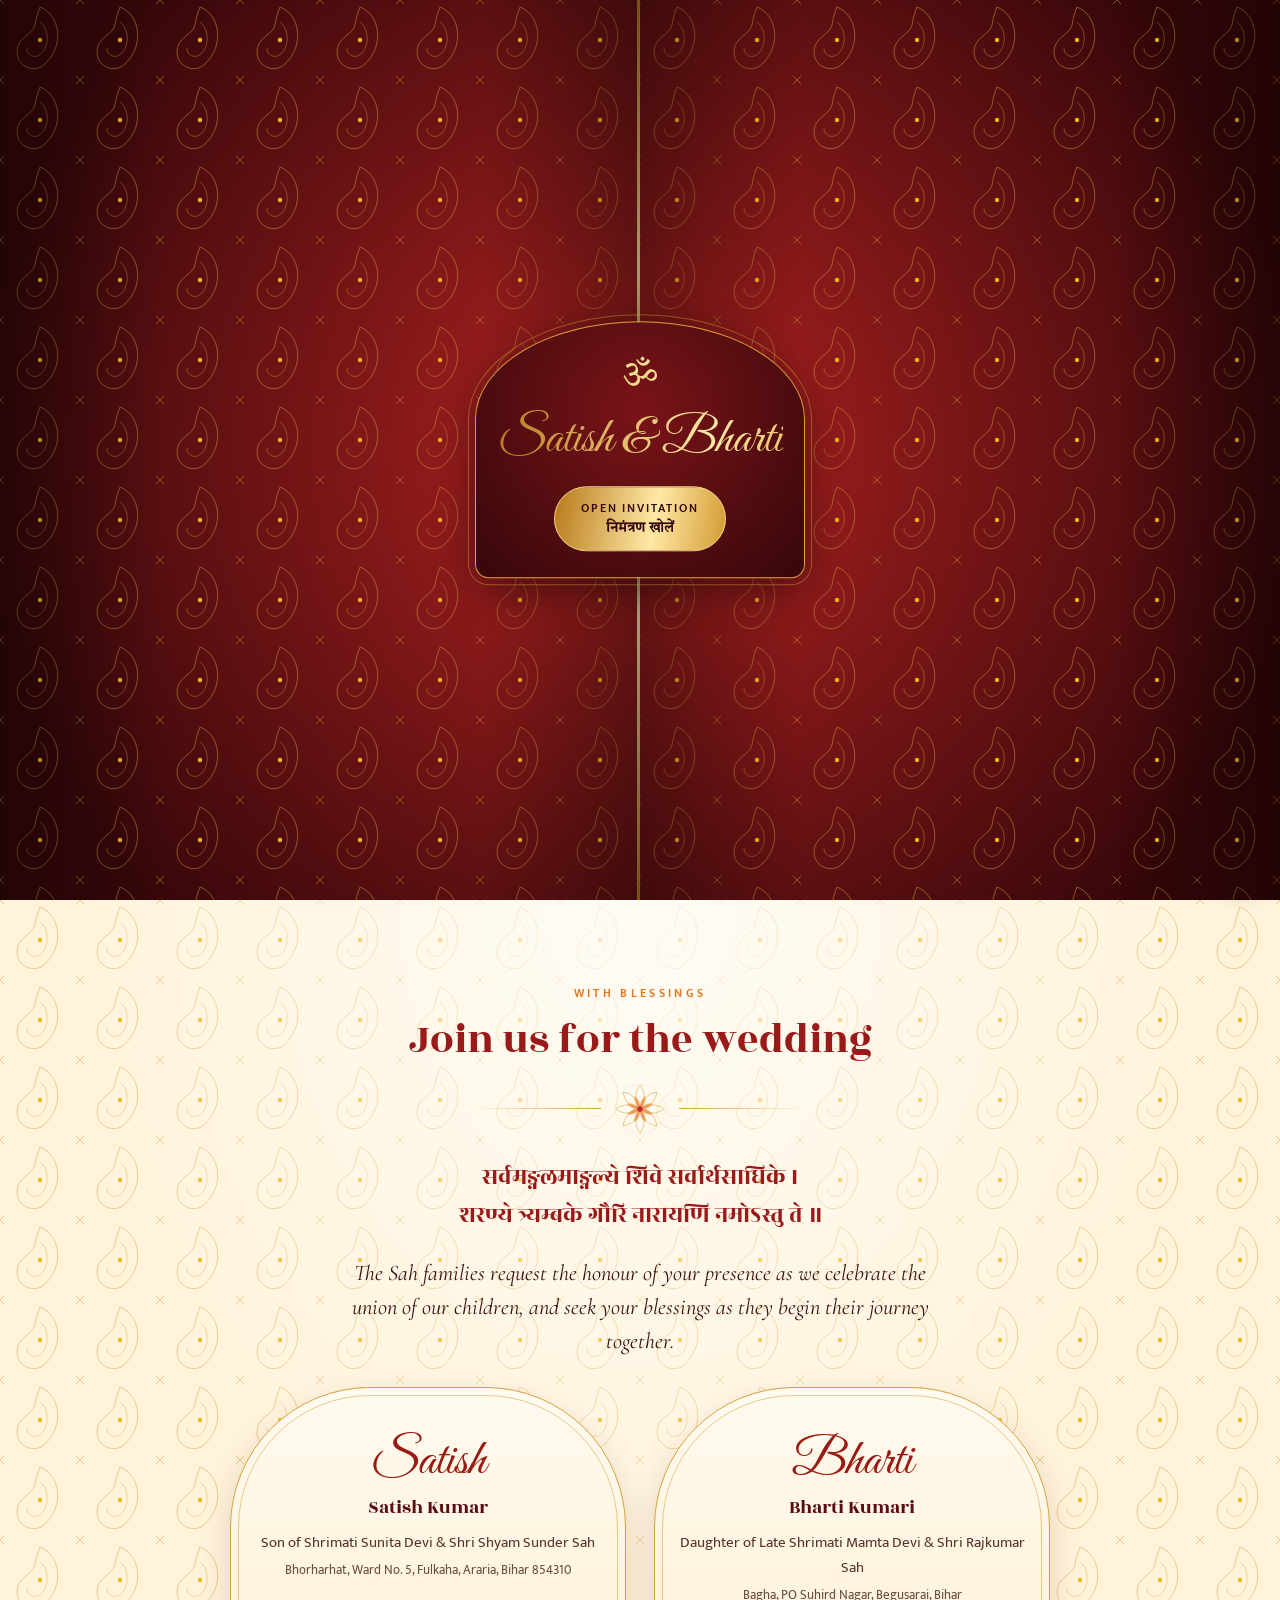
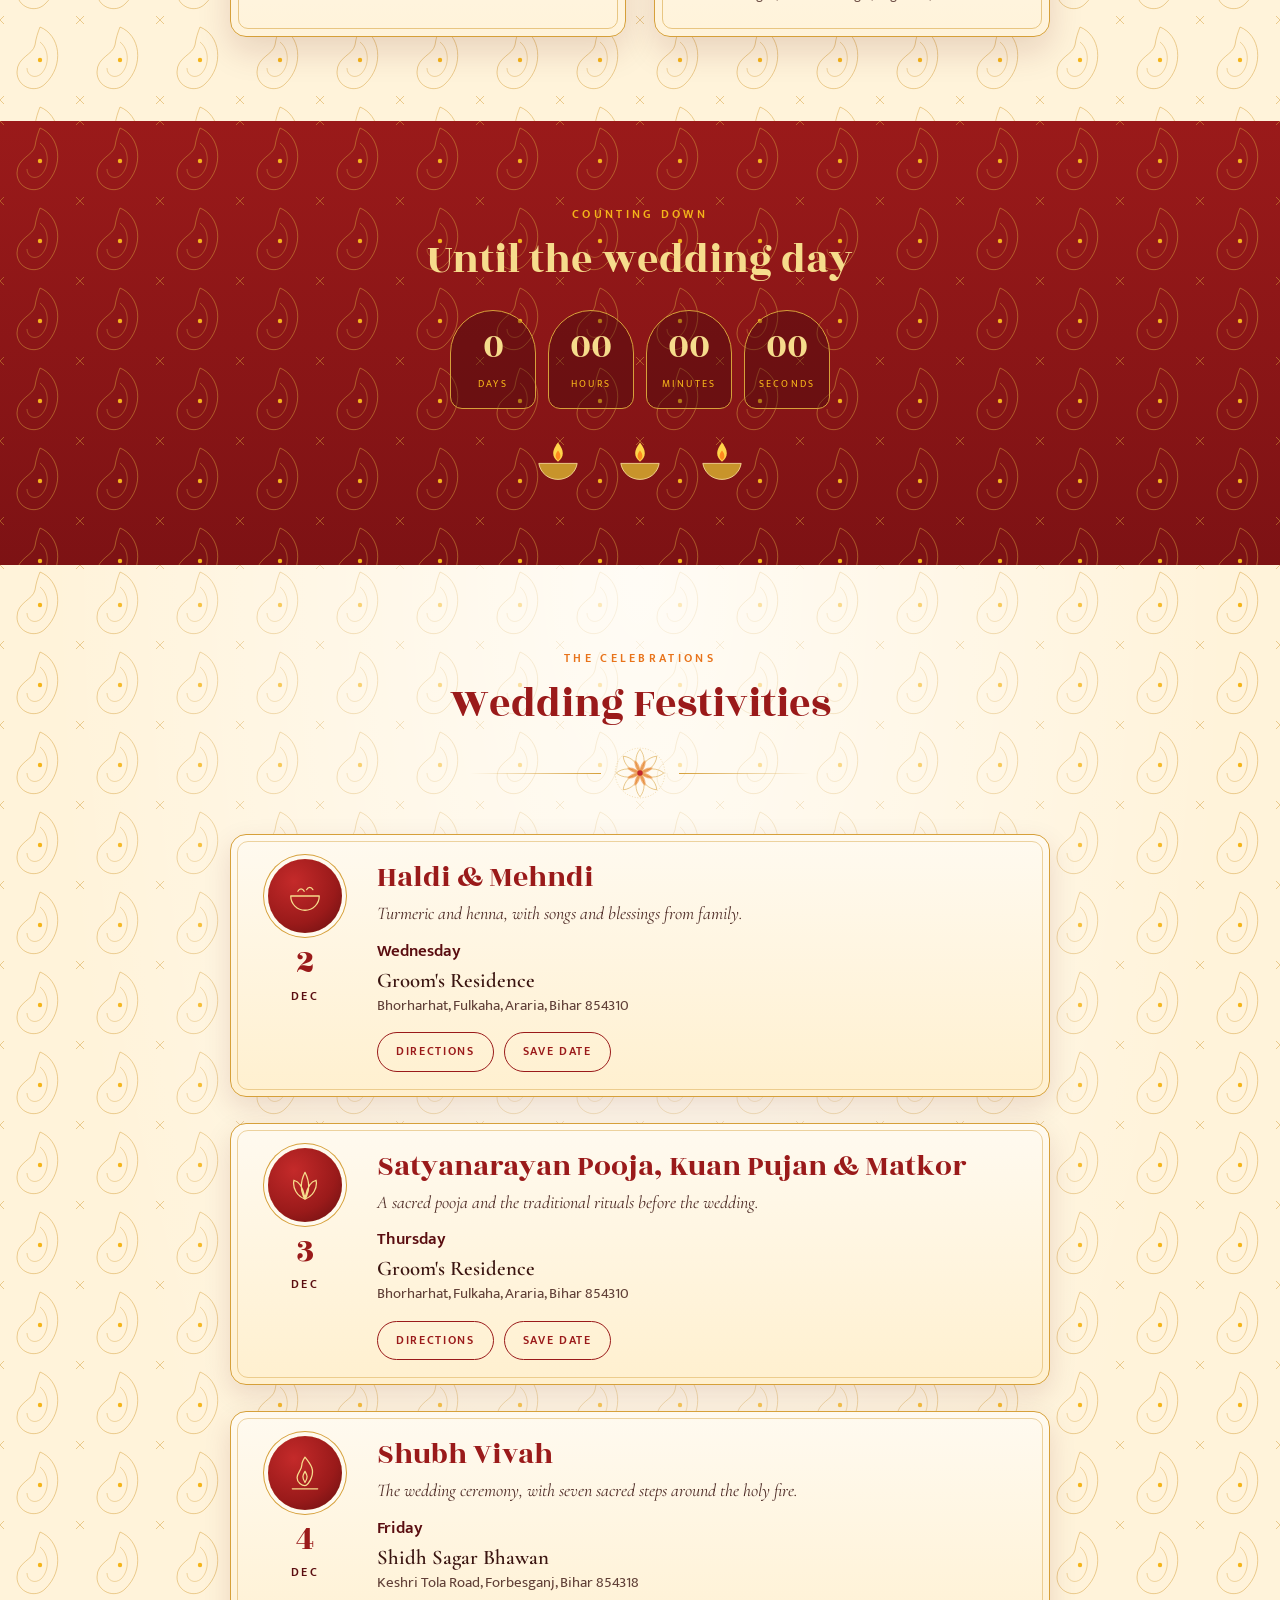
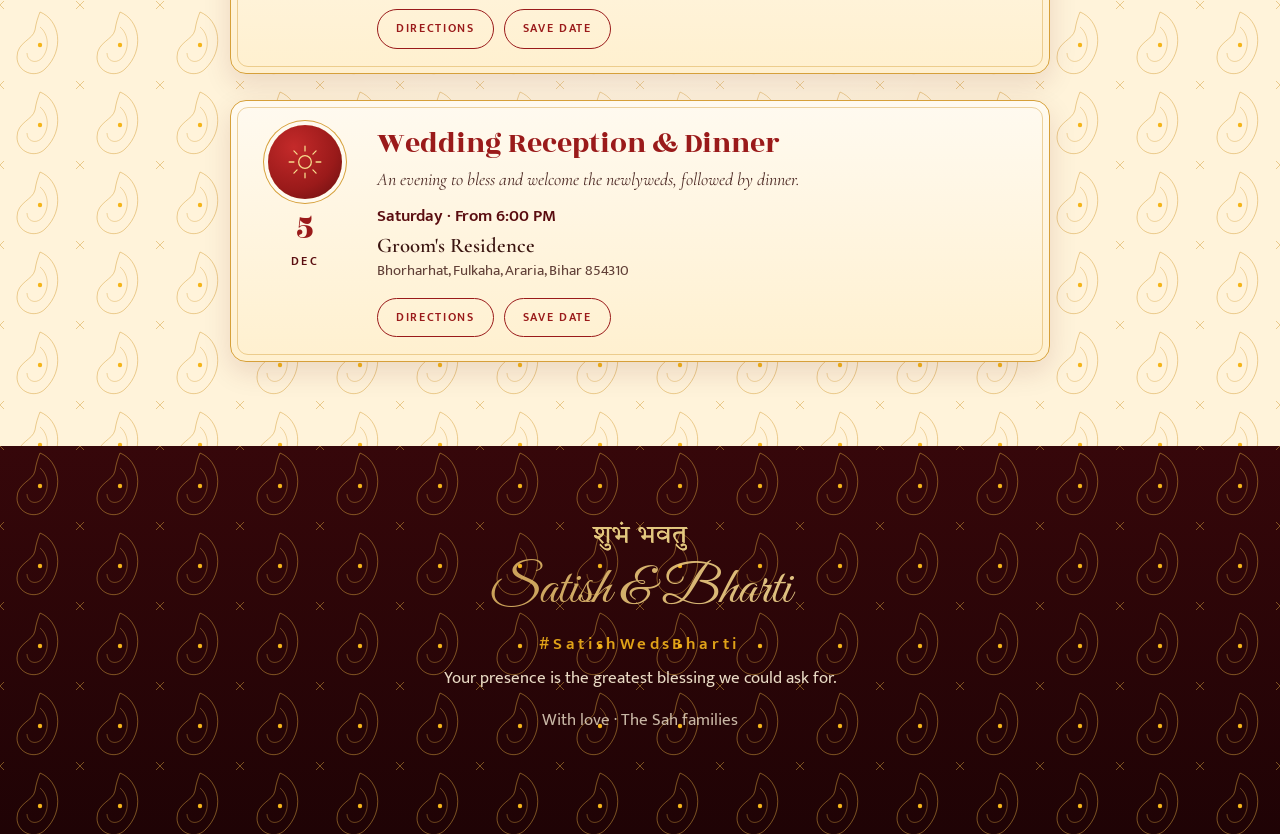
<file: index.html>
<!doctype html>
<html lang="en">
<head>
<meta charset="utf-8">
<meta name="viewport" content="width=device-width, initial-scale=1">
<title>Satish & Bharti · Shubh Vivah</title>
<meta name="theme-color" content="#5a0d10">
<meta name="description" content="You are warmly invited to the wedding of Satish & Bharti · 4 December 2026 · Araria, Bihar">
<!-- WhatsApp / social preview. og:image must stay a full https:// address. If the site moves, update og:url and the og:image lines. -->
<meta property="og:type" content="website">
<meta property="og:title" content="Satish weds Bharti · Shubh Vivah">
<meta property="og:description" content="You are warmly invited · 4 December 2026 · Araria, Bihar">
<meta property="og:url" content="https://satish1536.github.io/Wedding-Invitation/">
<meta property="og:site_name" content="Satish & Bharti">
<meta property="og:image" content="https://satish1536.github.io/Wedding-Invitation/share.jpg">
<meta property="og:image:secure_url" content="https://satish1536.github.io/Wedding-Invitation/share.jpg">
<meta property="og:image:type" content="image/jpeg">
<meta property="og:image:width" content="1200">
<meta property="og:image:height" content="630">
<meta property="og:image:alt" content="Wedding invitation card: Satish weds Bharti, 4 December 2026, Araria, Bihar">
<meta name="twitter:card" content="summary_large_image">
<link rel="preconnect" href="https://fonts.googleapis.com">
<link rel="preconnect" href="https://fonts.gstatic.com" crossorigin>
<link href="https://fonts.googleapis.com/css2?family=Rozha+One&family=Great+Vibes&family=Cormorant+Garamond:ital,wght@0,500;0,600;1,500&family=Mukta:wght@300;400;500;600&family=Tiro+Devanagari+Hindi:ital@0;1&display=swap" rel="stylesheet">
<link rel="stylesheet" href="css/style.css">
</head>
<body>

<!-- Tap-to-open gate: two panels meet in the middle like a closed invitation card; the tap opens them and starts the music. -->
<div id="gate" role="dialog" aria-modal="true" aria-label="Open invitation">
  <div class="gpanel gl"></div><div class="gpanel gr"></div>
  <button type="button" class="gseal" id="gateOpen" aria-label="Open invitation">
    <span class="om deva">ॐ</span>
    <span class="gnames foil" id="gateNames"></span>
    <span class="gcta">Open invitation<span class="deva">निमंत्रण खोलें</span></span>
  </button>
</div>

<!-- First page: the cover. Ordinary page content (no overlay, no fade) with a scroll cue at the bottom. -->
<header id="intro">
  <div id="petals"></div>
  <div class="cover">
    <div class="symbols"><svg viewBox="0 0 40 40" class="swastik"></svg><span class="om deva">ॐ</span><svg viewBox="0 0 40 40" class="swastik"></svg></div>
    <p class="ganesha foil">॥ श्री गणेशाय नमः ॥</p>
    <div class="coverarch">
      <p class="small" data-i18n="introSmall"></p>
      <h1 class="cn foil" id="introG"></h1>
      <p class="weds"><span data-i18n="weds"></span></p>
      <h1 class="cn foil" id="introB"></h1>
      <p class="cdate" id="introDate"></p>
      <p class="place" id="introCity"></p>
    </div>
    <p class="cfam" id="introFam"></p>
  </div>
  <a class="scrollcue" href="#families" aria-label="Scroll down"><span data-i18n="scrollLabel"></span><svg viewBox="0 0 24 24" aria-hidden="true"><path d="M5 7l7 7 7-7M5 13l7 7 7-7" fill="none" stroke="currentColor" stroke-width="2" stroke-linecap="round" stroke-linejoin="round"/></svg></a>
</header>

<div class="toran" id="toran"><div class="rope"></div></div>
<div class="lang" id="lang"><button data-l="en" class="on">English</button><button data-l="hi" class="deva">हिन्दी</button></div>
<button class="mute" id="mute" aria-label="Music">♪</button>
<a class="wa" id="waBtn" href="#" target="_blank" rel="noopener" aria-label="Chat on WhatsApp" title="WhatsApp">
  <svg viewBox="0 0 32 32" aria-hidden="true"><path fill="#fff" d="M16 3.2C9 3.2 3.3 8.8 3.3 15.7c0 2.4.7 4.7 1.900 6.600L3.200 28.800l6.700-1.800c1.800 1 3.900 1.500 6.100 1.500 7 0 12.700-5.600 12.700-12.500S23 3.200 16 3.200Zm0 22.900c-1.900 0-3.800-.5-5.400-1.500l-.4-.2-4 1.100 1.100-3.800-.3-.4a10 10 0 0 1-1.600-5.400C5.400 10.600 10.200 6 16 6s10.600 4.600 10.600 10.300S21.800 26.100 16 26.100Z"/><path fill="#fff" d="M21.600 18.800c-.3-.2-1.800-.9-2.100-1-.3-.1-.5-.2-.7.200-.2.300-.8 1-1 1.200-.2.200-.4.200-.7.100a8.300 8.300 0 0 1-4.100-3.600c-.3-.6.300-.5.900-1.700.1-.2.100-.4 0-.6l-1-2.300c-.2-.6-.5-.5-.7-.5h-.6c-.2 0-.6.100-.9.400-.3.300-1.200 1.200-1.200 2.800s1.200 3.300 1.400 3.500c.2.200 2.400 3.700 5.800 5.100 2.100.9 3 1 4 .8.600-.1 1.800-.7 2-1.400.3-.7.300-1.300.2-1.400-.1-.2-.3-.3-.6-.4Z"/></svg>
</a>

<button class="fab contact" id="contactBtn" aria-label="Contact numbers" aria-haspopup="dialog" title="Contacts">
  <svg viewBox="0 0 24 24" aria-hidden="true" fill="none" stroke="currentColor" stroke-width="1.8" stroke-linecap="round" stroke-linejoin="round"><circle cx="12" cy="9" r="3.6"/><path d="M5 20c.8-3.6 3.6-5.4 7-5.4s6.2 1.8 7 5.4"/></svg>
</button>
<div class="cmodal" id="cmodal" hidden role="dialog" aria-modal="true" aria-labelledby="cTitle">
  <div class="csheet">
    <button class="cclose" id="cClose" type="button" aria-label="Close">&times;</button>
    <p class="eyebrow" data-i18n="contactsEyebrow"></p>
    <h2 id="cTitle" data-i18n="contactsTitle"></h2>
    <p class="clead" data-i18n="contactsSub"></p>
    <div id="clist"></div>
  </div>
</div>

<main>
  <section id="families" class="cream">
    <div class="wrap">
      <p class="eyebrow" data-i18n="blessingsEyebrow"></p>
      <h2 data-i18n="inviteHead"></h2>
      <div class="divider"><svg class="lotus" viewBox="0 0 100 100"></svg></div>
      <p class="shloka">सर्वमङ्गलमाङ्गल्ये शिवे सर्वार्थसाधिके ।<br>शरण्ये त्र्यम्बके गौरि नारायणि नमोऽस्तु ते ॥</p>
      <p class="lead" id="inviteText" style="margin-top:22px"></p>
      <div class="cards" id="cards"></div>
    </div>
  </section>

  <section id="countdown" class="red">
    <div class="wrap">
      <p class="eyebrow" data-i18n="countEyebrow"></p>
      <h2 data-i18n="countHead"></h2>
      <div class="count">
        <div><b id="cd">--</b><span data-i18n="days"></span></div><div><b id="ch">--</b><span data-i18n="hours"></span></div>
        <div><b id="cm">--</b><span data-i18n="mins"></span></div><div><b id="cs">--</b><span data-i18n="secs"></span></div>
      </div>
      <div class="diyas" id="diyas"></div>
      <span class="muhurat" id="muhurat"></span>
    </div>
  </section>

  <section id="events" class="cream">
    <div class="wrap">
      <p class="eyebrow" data-i18n="evEyebrow"></p>
      <h2 data-i18n="evHead"></h2>
      <div class="divider"><svg class="lotus" viewBox="0 0 100 100"></svg></div>
      <div class="tl" id="tl"></div>
    </div>
  </section>
</main>

<footer>
  <p class="sh deva foil">शुभं भवतु</p>
  <p class="nm foil" id="fNames"></p>
  <p class="tag" id="fTag"></p>
  <p data-i18n="foot"></p>
  <p style="margin-top:14px;opacity:.75" id="fFam"></p>
</footer>

<script src="js/script.js"></script>
</body>
</html>
</file>
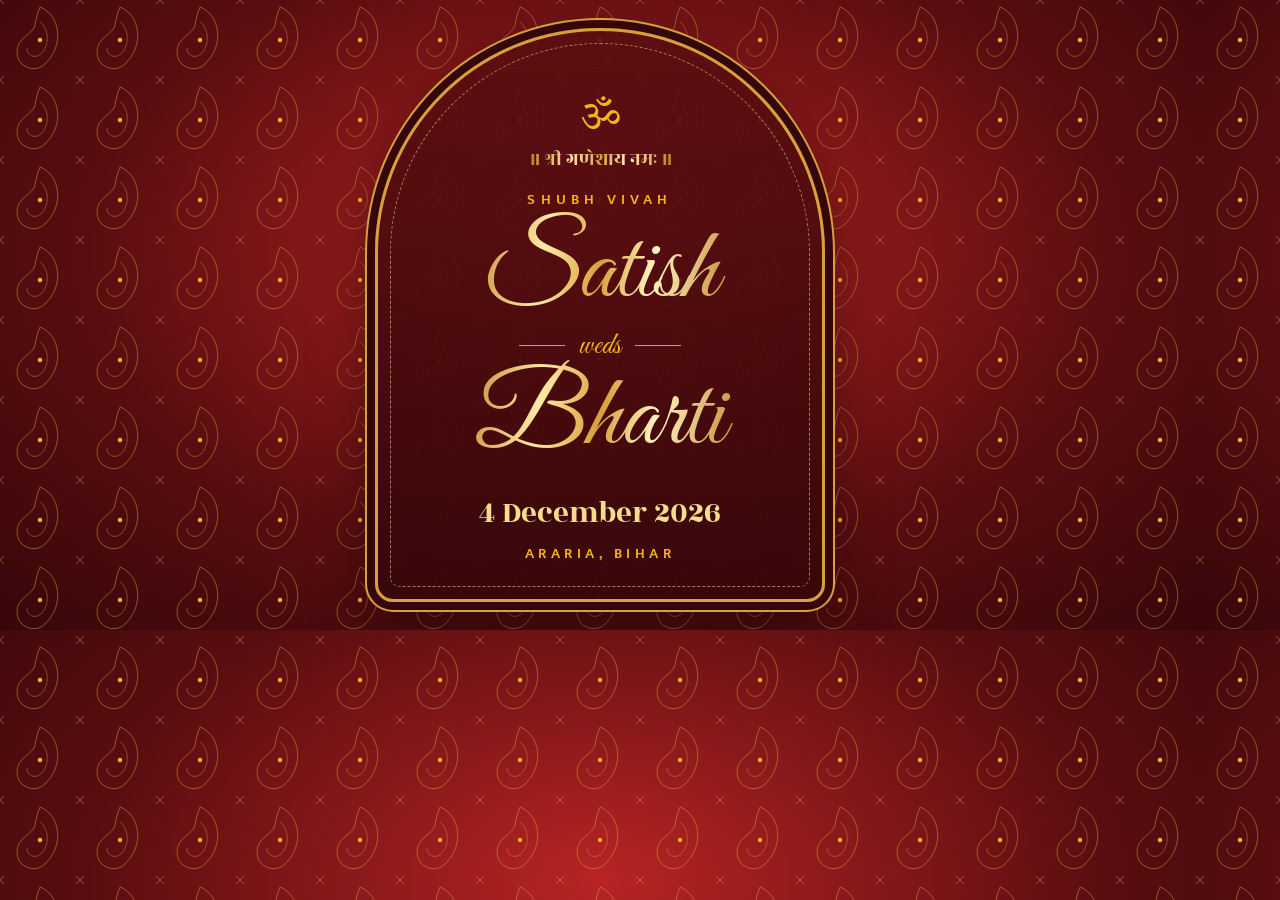
<file: share-card.html>
<!doctype html>
<html lang="en">
<head>
<meta charset="utf-8">
<title>Share card (1200x630)</title>
<!-- Source for share.jpg, the WhatsApp preview image. Open at 1200x630 and take a screenshot to regenerate it. -->
<link href="https://fonts.googleapis.com/css2?family=Rozha+One&family=Great+Vibes&family=Mukta:wght@500;600&family=Tiro+Devanagari+Hindi&display=swap" rel="stylesheet">
<style>
:root{--maroon:#5a0d10;--maroon-2:#36070a;--gold:#d6a03a;--gold-2:#f6dc8c;--haldi:#f4b41a;
  --foil:linear-gradient(100deg,#b8791a 0%,#ffe9a6 30%,#d6a03a 50%,#fff3c0 68%,#b8791a 100%);
  --paisley:url("data:image/svg+xml,%3Csvg xmlns='http://www.w3.org/2000/svg' width='80' height='80' viewBox='0 0 80 80' fill='none' stroke='%23d6a03a' stroke-width='1'%3E%3Cpath d='M40 7C60 15 65 45 45 64 35 74 17 67 17 52 17 37 33 35 35 25 36 18 38 12 40 7Z' opacity='.5'/%3E%3Cpath d='M40 22C49 29 50 45 41 54 35 59 27 56 27 48' opacity='.4'/%3E%3Ccircle cx='40' cy='40' r='2.2' fill='%23f4b41a' stroke='none'/%3E%3Cpath d='M0 0l4 4M80 0l-4 4M0 80l4-4M80 80l-4-4' opacity='.5'/%3E%3C/svg%3E")}
*{box-sizing:border-box;margin:0;padding:0}
html,body{width:1200px;height:630px;overflow:hidden}
body{display:grid;place-items:center;font-family:'Mukta',sans-serif;color:#fff3da;
  background:var(--paisley) 0 0/80px 80px,radial-gradient(ellipse at 50% 40%,#b82424,var(--maroon) 60%,var(--maroon-2))}
.foil{background:var(--foil);-webkit-background-clip:text;background-clip:text;color:transparent}
.arch{width:450px;height:574px;display:flex;flex-direction:column;align-items:center;justify-content:center;text-align:center;padding-top:34px;
  border:3px solid var(--gold);border-radius:225px 225px 18px 18px;background:linear-gradient(180deg,rgba(90,13,16,.9),rgba(54,7,10,.95));
  box-shadow:0 0 0 8px var(--maroon-2),0 0 0 10px var(--gold),0 20px 60px rgba(0,0,0,.5);position:relative}
.arch::before{content:"";position:absolute;inset:12px;border:1px dashed rgba(246,220,140,.55);border-radius:213px 213px 10px 10px}
.om{font-family:'Tiro Devanagari Hindi',serif;font-size:42px;line-height:1;color:var(--haldi)}
.gan{font-family:'Rozha One','Tiro Devanagari Hindi',serif;font-size:19px;margin:6px 0 14px}
.sv{font-weight:600;font-size:15px;letter-spacing:.34em;text-transform:uppercase;color:var(--haldi)}
.n{font-family:'Great Vibes',cursive;font-size:104px;line-height:1.02;padding:.12em .2em .1em;margin:-.04em 0}
.w{font-family:'Great Vibes',cursive;font-size:30px;color:var(--haldi);display:flex;align-items:center;gap:14px;margin:-6px 0}
.w::before,.w::after{content:"";width:46px;height:1px;background:var(--gold)}
.d{font-family:'Rozha One',serif;font-size:31px;color:var(--gold-2);margin-top:12px}
.p{font-weight:600;font-size:15px;letter-spacing:.3em;text-transform:uppercase;color:var(--haldi);margin-top:6px}
</style>
</head>
<body>
  <div class="arch">
    <div class="om">ॐ</div>
    <div class="gan foil">॥ श्री गणेशाय नमः ॥</div>
    <div class="sv">Shubh Vivah</div>
    <div class="n foil">Satish</div>
    <div class="w">weds</div>
    <div class="n foil">Bharti</div>
    <div class="d">4 December 2026</div>
    <div class="p">Araria, Bihar</div>
  </div>
</body>
</html>
</file>
<file: css/style.css>
/* Concept: a Hindu wedding card in kumkum red and gold foil, with temple-arch frames, paisley and lotus motifs */
:root{
  --kumkum:#9a1a1a; --maroon:#5a0d10; --maroon-2:#36070a; --haldi:#f4b41a; --gold:#d6a03a; --gold-2:#f6dc8c;
  --saffron:#e8731a; --cream:#fff3da; --cream-2:#f8e2b0; --leaf:#2d6a3e; --ink:#3a1410;
  --f-display:'Rozha One','Tiro Devanagari Hindi',serif;       /* headings (Latin + Devanagari) */
  --f-script:'Great Vibes','Tiro Devanagari Hindi',cursive;     /* English names */
  --f-serif:'Cormorant Garamond','Tiro Devanagari Hindi',serif; /* accents and quotes */
  --f-body:'Mukta','Jost',sans-serif;                           /* body (Latin + Devanagari) */
  --foil:linear-gradient(100deg,#b8791a 0%,#ffe9a6 30%,#d6a03a 50%,#fff3c0 68%,#b8791a 100%);
  --paisley:url("data:image/svg+xml,%3Csvg xmlns='http://www.w3.org/2000/svg' width='80' height='80' viewBox='0 0 80 80' fill='none' stroke='%23d6a03a' stroke-width='1'%3E%3Cpath d='M40 7C60 15 65 45 45 64 35 74 17 67 17 52 17 37 33 35 35 25 36 18 38 12 40 7Z' opacity='.5'/%3E%3Cpath d='M40 22C49 29 50 45 41 54 35 59 27 56 27 48' opacity='.4'/%3E%3Ccircle cx='40' cy='40' r='2.2' fill='%23f4b41a' stroke='none'/%3E%3Cpath d='M0 0l4 4M80 0l-4 4M0 80l4-4M80 80l-4-4' opacity='.5'/%3E%3C/svg%3E");
}
*{box-sizing:border-box;margin:0;padding:0}
html{scroll-behavior:smooth}
body{font-family:var(--f-body);background:var(--cream);color:var(--ink);line-height:1.65;font-size:17px;overflow-x:hidden}
body.locked{overflow:hidden;height:100vh}
h1,h2,h3{font-family:var(--f-display);font-weight:400}
.deva{font-family:'Tiro Devanagari Hindi',serif}
.foil{background:var(--foil) 0 0/250% 100%;-webkit-background-clip:text;background-clip:text;color:transparent;animation:shine 6s ease-in-out infinite}
@keyframes shine{0%{background-position:150% 0}60%,100%{background-position:-50% 0}}
.eyebrow{letter-spacing:.28em;text-transform:uppercase;font-size:.74rem;color:var(--saffron);font-weight:600;margin-bottom:10px}
html[lang=hi] .eyebrow,html[lang=hi] .s,html[lang=hi] .btn,html[lang=hi] .count span,html[lang=hi] label,html[lang=hi] .lbl,html[lang=hi] .small,html[lang=hi] .scrollhint,html[lang=hi] .step small,html[lang=hi] .start{letter-spacing:0;text-transform:none}

section{padding:84px 20px;position:relative;text-align:center}
.wrap{max-width:820px;margin:0 auto;position:relative}
h2{font-size:clamp(1.9rem,6vw,2.6rem);line-height:1.25;color:var(--kumkum)}
.lead{font-family:var(--f-serif);font-size:1.4rem;font-style:italic;max-width:580px;margin:12px auto;line-height:1.5}
html[lang=hi] .lead{font-style:normal;font-size:1.15rem}

/* backgrounds */
.cream{background:var(--paisley) 0 0/80px 80px,var(--cream);animation:drift 90s linear infinite}
.cream::before{content:"";position:absolute;inset:0;background:radial-gradient(ellipse at 50% 0,rgba(255,255,255,.75),transparent 65%);pointer-events:none}
.red{background:var(--paisley) 0 0/80px 80px,linear-gradient(180deg,var(--kumkum),#7d1214);color:var(--cream);animation:drift 90s linear infinite}
.red h2,.maroon h2{color:var(--gold-2)}.red .eyebrow,.maroon .eyebrow{color:var(--haldi)}
.maroon{background:var(--paisley) 0 0/80px 80px,linear-gradient(180deg,var(--maroon),var(--maroon-2));color:var(--cream);animation:drift 90s linear infinite}
@keyframes drift{to{background-position:80px 80px,0 0}}

/* ornaments */
.divider{display:flex;align-items:center;justify-content:center;gap:12px;margin:16px auto 22px;color:var(--gold);max-width:340px}
.divider::before,.divider::after{content:"";flex:1;height:1px;background:linear-gradient(90deg,transparent,currentColor)}
.divider::after{transform:scaleX(-1)}
.divider svg{width:54px;height:54px;flex:none}
.frame{position:relative}
.corner{position:absolute;width:46px;height:46px;color:var(--gold);pointer-events:none}
.corner.tr{right:0;top:0;transform:scaleX(-1)}.corner.bl{left:0;bottom:0;transform:scaleY(-1)}.corner.br{right:0;bottom:0;transform:scale(-1)}
.corner.tl{left:0;top:0}

/* top toran + controls */
.toran{position:fixed;top:0;left:0;right:0;height:64px;z-index:60;pointer-events:none;overflow:hidden}
.toran .rope{position:absolute;top:0;left:0;right:0;height:9px;background:linear-gradient(var(--haldi),#b9830f);box-shadow:0 2px 6px rgba(0,0,0,.35)}
.toran .st{position:absolute;top:8px;transform-origin:top center;animation:sway 4s ease-in-out infinite}
.toran .st i{display:block;width:11px;height:11px;border-radius:50%;margin-bottom:2px;background:radial-gradient(circle at 35% 30%,#ffd98a,var(--saffron) 60%,#a84a05)}
.toran .st i:last-child{width:15px;height:15px;margin-left:-2px;background:radial-gradient(circle at 35% 30%,#bfe3c0,var(--leaf) 55%,#173d22)}
@keyframes sway{50%{transform:rotate(4deg)}}
.lang{position:fixed;right:12px;top:74px;z-index:70;display:flex;border:1px solid var(--gold);border-radius:30px;overflow:hidden;background:var(--cream);box-shadow:0 4px 14px rgba(0,0,0,.2)}
.lang button{border:0;background:none;padding:6px 14px;font:inherit;font-size:.82rem;cursor:pointer;color:var(--ink)}
.lang button.on{background:var(--kumkum);color:var(--cream)}
.mute{position:fixed;right:22px;bottom:calc(150px + env(safe-area-inset-bottom,0px));z-index:70;width:44px;height:44px;border-radius:50%;border:1px solid var(--gold);background:var(--maroon);color:var(--gold-2);cursor:pointer;font-size:1.1rem;display:none}

/* intro */
#intro{position:fixed;inset:0;z-index:100;display:grid;place-items:center;text-align:center;padding:20px;
  background:var(--paisley) 0 0/80px 80px,radial-gradient(circle at 50% 40%,#b72323,var(--maroon-2) 80%);color:var(--cream);
  clip-path:circle(150% at 50% 50%);transition:clip-path 1.7s cubic-bezier(.7,0,.2,1)}
#intro.open{clip-path:circle(0% at 50% 50%);pointer-events:none}
#intro .box{position:relative;padding:34px 30px 40px;border:1px solid var(--gold);max-width:420px;width:100%;outline:1px solid rgba(214,160,58,.4);outline-offset:6px}
.kalash{width:118px;margin:0 auto;display:block;animation:float 4s ease-in-out infinite}
@keyframes float{50%{transform:translateY(-8px)}}
#intro .om{font-size:2.4rem;margin-top:4px}
#intro .small{letter-spacing:.3em;text-transform:uppercase;font-size:.72rem;color:var(--haldi)}
#intro h1{font-size:clamp(2.2rem,9vw,3.2rem);margin:6px 0;line-height:1.2}
#intro button.start{margin-top:20px;border:1px solid var(--gold-2);background:var(--foil);background-size:200% 100%;color:var(--maroon-2);border-radius:40px;font-weight:600;
  padding:13px 34px;letter-spacing:.16em;text-transform:uppercase;font-size:.8rem;cursor:pointer;font-family:inherit;animation:glow 2.4s infinite}
@keyframes glow{50%{box-shadow:0 0 0 12px rgba(246,220,140,.15)}}

/* hero */
#hero{min-height:100vh;padding:98px 16px 60px;display:grid;place-items:center;overflow:hidden;color:var(--cream);
  background:var(--paisley) 0 0/80px 80px,radial-gradient(ellipse at 50% 30%,#b82424,var(--maroon) 62%,var(--maroon-2))}
#hero::before{content:"";position:absolute;left:50%;top:50%;width:min(150vw,900px);aspect-ratio:1;transform:translate(-50%,-50%);opacity:.14;
  background:radial-gradient(circle,transparent 30%,var(--gold) 31%,transparent 32%,transparent 45%,var(--gold) 46%,transparent 47%);border-radius:50%;pointer-events:none}
.arch{position:relative;width:min(94vw,500px);padding:54px 26px 40px;text-align:center;
  border-radius:250px 250px 16px 16px;border:2px solid var(--gold);background:linear-gradient(180deg,rgba(90,13,16,.82),rgba(54,7,10,.9));
  box-shadow:0 0 0 7px var(--maroon-2),0 0 0 8px var(--gold),0 30px 80px rgba(0,0,0,.5)}
.arch::before{content:"";position:absolute;inset:11px;border:1px dashed rgba(246,220,140,.55);border-radius:238px 238px 8px 8px;pointer-events:none}
.symbols{display:flex;justify-content:center;align-items:center;gap:16px;color:var(--haldi)}
.symbols .om{font-size:2.3rem;line-height:1}.symbols svg{width:30px;height:30px}
.ganesha{font-family:var(--f-display);font-size:1.15rem;margin-top:4px}
.kicker{font-family:var(--f-serif);font-style:italic;font-size:1.15rem;color:var(--gold-2);margin:12px 0 2px}
html[lang=hi] .kicker{font-style:normal;font-size:1rem}
.names{font-family:var(--f-script);font-weight:400;font-size:clamp(3.2rem,14vw,5.2rem);line-height:1.12}
html[lang=hi] .names{font-family:var(--f-display);font-size:clamp(2.6rem,11vw,4rem)}
.weds{display:flex;align-items:center;justify-content:center;gap:12px;color:var(--haldi);font-family:var(--f-serif);font-style:italic;font-size:1.4rem;margin:2px 0}
.weds::before,.weds::after{content:"";width:44px;height:1px;background:var(--gold)}
html[lang=hi] .weds{font-style:normal;font-size:1.1rem}
.datebox{display:flex;justify-content:center;align-items:center;gap:16px;margin:22px 0 6px}
.datebox .d{font-family:var(--f-display);font-size:3.4rem;line-height:1;width:92px;height:92px;border-radius:50%;display:grid;place-items:center;
  border:1px solid var(--gold);box-shadow:0 0 0 5px rgba(246,220,140,.12)}
.datebox .s{font-size:.82rem;letter-spacing:.2em;text-transform:uppercase;color:var(--gold-2);min-width:90px}
.datebox .s:first-child{text-align:right}.datebox .s:last-child{text-align:left}
.place{color:var(--haldi);letter-spacing:.22em;text-transform:uppercase;font-size:.76rem;font-weight:600}
html[lang=hi] .place{letter-spacing:0;text-transform:none;font-size:.95rem}
.scrollhint{margin-top:16px;font-size:.7rem;letter-spacing:.3em;text-transform:uppercase;color:var(--gold);animation:bob 2s infinite}
@keyframes bob{50%{transform:translateY(6px)}}
#petals{position:absolute;inset:0;overflow:hidden;pointer-events:none}
.petal{position:absolute;top:-30px;width:10px;height:14px;border-radius:70% 0 70% 0;opacity:.85;animation:fall linear infinite}
@keyframes fall{to{transform:translateY(110vh) rotate(540deg)}}

/* blessings / families */
.shloka{font-family:var(--f-display);font-size:clamp(1.15rem,4vw,1.5rem);color:var(--kumkum);line-height:1.6}
.cards{display:grid;gap:28px;margin-top:30px}
@media(min-width:640px){.cards{grid-template-columns:1fr 1fr}}
.pcard{position:relative;padding:46px 22px 30px;background:linear-gradient(180deg,#fffaf0,var(--cream));border:1.5px solid var(--gold);border-radius:140px 140px 16px 16px;box-shadow:0 14px 34px rgba(90,13,16,.14)}
.pcard::before{content:"";position:absolute;inset:7px;border:1px solid rgba(214,160,58,.55);border-radius:132px 132px 10px 10px;pointer-events:none}
.pcard .tag{font-size:.7rem;letter-spacing:.24em;text-transform:uppercase;color:var(--saffron);font-weight:600}
html[lang=hi] .pcard .tag{letter-spacing:0;text-transform:none;font-size:.9rem}
.pcard .nm{font-family:var(--f-script);font-size:3.2rem;line-height:1.1;color:var(--kumkum)}
html[lang=hi] .pcard .nm{font-family:var(--f-display);font-size:2.4rem}
.pcard h3{font-size:1.2rem;color:var(--maroon);margin:2px 0 6px}
.pcard p{font-size:.95rem;opacity:.85}

/* countdown */
.count{display:flex;gap:12px;justify-content:center;flex-wrap:wrap;margin-top:24px}
.count div{width:86px;padding:16px 4px 12px;border-radius:50px 50px 14px 14px;border:1px solid var(--gold);background:rgba(54,7,10,.35)}
.count b{display:block;font-family:var(--f-display);font-weight:400;font-size:2.3rem;line-height:1.1;color:var(--gold-2)}
.count span{font-size:.64rem;letter-spacing:.2em;text-transform:uppercase;color:var(--haldi)}
.diyas{display:flex;justify-content:center;gap:34px;margin-top:32px}
.diya{width:48px}.flame{transform-origin:50% 100%;animation:flicker 1.4s ease-in-out infinite}
.diya:nth-child(2) .flame{animation-delay:-.5s}.diya:nth-child(3) .flame{animation-delay:-.9s}
@keyframes flicker{0%,100%{transform:scale(1,1) rotate(-2deg)}50%{transform:scale(.88,1.12) rotate(3deg)}}
.muhurat{display:inline-block;margin-top:22px;padding:9px 24px;border:1px solid var(--gold);border-radius:30px;color:var(--gold-2);font-size:.95rem;background:rgba(54,7,10,.3)}

/* events */
.tl{margin-top:34px;display:grid;gap:26px;text-align:left}
.ev{display:grid;grid-template-columns:104px 1fr;gap:20px;padding:24px 22px;background:linear-gradient(180deg,#fffaf0,#fff0cf);border:1.5px solid var(--gold);border-radius:16px;position:relative;box-shadow:0 10px 28px rgba(90,13,16,.12);transition:transform .4s,box-shadow .4s}
.ev::before{content:"";position:absolute;inset:6px;border:1px solid rgba(214,160,58,.45);border-radius:11px;pointer-events:none}
.ev:hover{transform:translateY(-4px);box-shadow:0 18px 40px rgba(90,13,16,.2)}
.tilak{text-align:center}
.tilak .ic{width:74px;height:74px;margin:0 auto;border-radius:50%;display:grid;place-items:center;color:var(--gold-2);
  background:radial-gradient(circle at 35% 30%,#c42a2a,var(--kumkum) 60%,#650f10);box-shadow:0 0 0 4px #fffaf0,0 0 0 5px var(--gold)}
.tilak .ic svg{width:38px;height:38px;fill:none;stroke:currentColor;stroke-width:1.6;stroke-linecap:round;stroke-linejoin:round}
.tilak b{display:block;font-family:var(--f-display);font-weight:400;font-size:2.2rem;line-height:1;color:var(--kumkum);margin-top:12px}
.tilak span{font-size:.74rem;letter-spacing:.18em;text-transform:uppercase;color:var(--maroon);font-weight:600}
html[lang=hi] .tilak span{letter-spacing:0;text-transform:none;font-size:.9rem}
.ev .hi{font-size:1rem;color:var(--saffron)}
.ev h3{font-size:1.9rem;color:var(--kumkum);line-height:1.25}
.ev .meaning{font-family:var(--f-serif);font-style:italic;font-size:1.12rem;margin:2px 0 8px;opacity:.9}
html[lang=hi] .ev .meaning{font-style:normal;font-size:.98rem}
.ev .when{font-weight:600;color:var(--maroon)}
.ev .venue{font-family:var(--f-serif);font-size:1.3rem;font-weight:600;line-height:1.3;margin-top:2px}
html[lang=hi] .ev .venue{font-family:var(--f-body)}
.ev .addr,.ev .dress{font-size:.92rem;opacity:.8}
.btns{display:flex;gap:10px;flex-wrap:wrap;margin-top:14px}
.btn{display:inline-block;padding:9px 18px;border:1px solid var(--kumkum);color:var(--kumkum);text-decoration:none;border-radius:30px;font-size:.74rem;font-weight:600;
  letter-spacing:.14em;text-transform:uppercase;background:transparent;cursor:pointer;font-family:inherit;transition:.25s}
.btn:hover{background:var(--kumkum);color:var(--cream)}
.btn.solid{background:var(--foil);background-size:200% 100%;border-color:var(--gold-2);color:var(--maroon-2);padding:14px 22px;font-size:.82rem}
@media(max-width:560px){.ev{grid-template-columns:1fr;text-align:center}.tilak{display:flex;align-items:center;justify-content:center;gap:16px}.tilak b{margin:0}.btns{justify-content:center}
  .tilak .ic{margin:0;width:62px;height:62px}.tilak .ic svg{width:32px;height:32px}.tilak>div{text-align:left}}

/* saptapadi */
.steps{display:grid;grid-template-columns:repeat(auto-fit,minmax(100px,1fr));gap:18px;margin-top:30px}
.step{padding:16px 6px}
.step i{display:grid;place-items:center;width:64px;height:64px;margin:0 auto 10px;border-radius:50%;border:1px solid var(--gold);font-style:normal;font-family:var(--f-display);font-size:1.6rem;color:var(--gold-2);
  background:radial-gradient(circle at 35% 30%,rgba(246,220,140,.2),rgba(0,0,0,.25));box-shadow:0 0 0 5px rgba(246,220,140,.08)}
.step b{display:block;font-weight:600;color:var(--gold-2)}
.step small{display:block;font-size:.7rem;letter-spacing:.2em;text-transform:uppercase;color:var(--haldi);opacity:.9}

/* gallery */
.gal{display:grid;grid-template-columns:repeat(2,1fr);gap:14px;margin-top:28px}
@media(min-width:640px){.gal{grid-template-columns:repeat(3,1fr)}}
.gal figure{aspect-ratio:3/4;border:1.5px solid var(--gold);border-radius:110px 110px 12px 12px;overflow:hidden;display:grid;place-items:center;
  background:linear-gradient(180deg,#fffaf0,var(--cream-2));color:var(--gold);font-size:2.2rem;box-shadow:0 0 0 5px var(--cream),0 0 0 6px rgba(214,160,58,.6)}
.gal img{width:100%;height:100%;object-fit:cover}

/* rsvp */
form{text-align:left;max-width:480px;margin:28px auto 0;display:grid;gap:18px}
label,.lbl{font-size:.74rem;letter-spacing:.2em;text-transform:uppercase;color:var(--haldi);display:block;margin-bottom:6px;font-weight:600}
input[type=text],textarea{width:100%;padding:13px 15px;border:1px solid rgba(246,220,140,.65);background:rgba(54,7,10,.4);color:var(--cream);border-radius:10px;font:inherit}
input::placeholder,textarea::placeholder{color:rgba(255,243,218,.5)}
input:focus-visible,textarea:focus-visible,button:focus-visible,a:focus-visible{outline:2px solid var(--haldi);outline-offset:2px}
.choice{display:grid;grid-template-columns:1fr 1fr;gap:10px}
.choice input,.chips input{position:absolute;opacity:0}
.choice label,.chips label{margin:0;text-align:center;padding:13px 8px;border:1px solid rgba(246,220,140,.65);border-radius:10px;cursor:pointer;text-transform:none;letter-spacing:.02em;font-size:.95rem;color:var(--cream);transition:.2s;font-weight:500}
.choice input:checked+label,.chips input:checked+label{background:var(--foil);color:var(--maroon-2);font-weight:600;border-color:var(--gold-2)}
.choice input:focus-visible+label,.chips input:focus-visible+label{outline:2px solid var(--haldi);outline-offset:2px}
.chips{display:flex;flex-wrap:wrap;gap:8px}.chips label{border-radius:30px;padding:8px 15px;font-size:.88rem}
.stepper{display:flex;align-items:center;gap:16px}
.stepper button{width:42px;height:42px;border-radius:50%;border:1px solid var(--gold-2);background:none;color:var(--gold-2);font-size:1.3rem;cursor:pointer}
.stepper output{font-family:var(--f-display);font-size:1.9rem;min-width:30px;text-align:center}
#waLink{display:block}

footer{padding:70px 20px 100px;text-align:center;color:var(--cream);background:var(--paisley) 0 0/80px 80px,linear-gradient(180deg,var(--maroon-2),#1f0305)}
footer .sh{font-size:1.6rem;color:var(--gold-2)}
footer .nm{font-family:var(--f-script);font-size:3.4rem;line-height:1.2}
html[lang=hi] footer .nm{font-family:var(--f-display);font-size:2.4rem}
footer .tag{color:var(--haldi);letter-spacing:.2em;margin:6px 0;font-weight:600}
footer p{opacity:.9}

.reveal{opacity:0;transform:translateY(30px);transition:opacity .9s,transform .9s}
.reveal.l{transform:translateX(-34px)}.reveal.r{transform:translateX(34px)}.reveal.z{transform:scale(.92)}
.reveal.in{opacity:1;transform:none}
@media(prefers-reduced-motion:reduce){*{animation:none!important;transition-duration:.01s!important}.reveal{opacity:1;transform:none}}

/* ---- Intro cover: big readable names + round tap seal ---- */
#intro{display:flex;flex-direction:column;align-items:center;justify-content:safe center;gap:clamp(8px,1.8vh,16px);padding:16px 14px;overflow-y:auto}
.cover{width:min(100%,470px);display:flex;flex-direction:column;align-items:center;gap:4px;text-align:center}
.cover .symbols .om{font-size:clamp(1.6rem,3.6vh,2.2rem)}.cover .symbols svg{width:clamp(22px,3.4vh,30px);height:clamp(22px,3.4vh,30px)}
.cover .ganesha{font-size:clamp(1.05rem,2.6vh,1.3rem);margin-top:0}
.coverarch{position:relative;width:100%;margin-top:6px;padding:clamp(22px,3.6vh,40px) 16px clamp(16px,2.6vh,26px);text-align:center;
  border:2px solid var(--gold);border-radius:230px 230px 16px 16px;background:linear-gradient(180deg,rgba(54,7,10,.5),rgba(54,7,10,.82));
  box-shadow:0 0 0 6px rgba(54,7,10,.55),0 0 0 7px var(--gold),0 24px 60px rgba(0,0,0,.45)}
.coverarch::before{content:"";position:absolute;inset:10px;border:1px dashed rgba(246,220,140,.5);border-radius:220px 220px 8px 8px;pointer-events:none}
.coverarch>*{position:relative}
.coverarch .small{letter-spacing:.3em;text-transform:uppercase;font-size:.8rem;color:var(--haldi);font-weight:600}
#intro .cn{margin:-.1em 0;padding:.22em .18em .2em;font-family:var(--f-script);font-weight:400;font-size:clamp(4.2rem,min(30vw,12vh),9rem);line-height:1.05}
html[lang=hi] #intro .cn{font-family:var(--f-display);font-size:clamp(3.8rem,min(20vw,12vh),6.4rem)}
.coverarch .weds{font-size:1.5rem;margin:0}
.cdate{font-family:var(--f-display);font-size:clamp(1.5rem,4vh,2rem);color:var(--gold-2);margin-top:12px;line-height:1.35}
.cdate .dw{display:block;font-family:var(--f-body);font-weight:600;letter-spacing:.3em;text-transform:uppercase;font-size:.78rem;color:var(--haldi);margin-bottom:2px}
html[lang=hi] .cdate .dw{letter-spacing:0;text-transform:none;font-size:1rem}
.coverarch .place{margin-top:2px;font-size:.88rem}
.cfam{font-family:var(--f-serif);font-style:italic;font-weight:600;font-size:1.3rem;color:#fff3da;margin-top:clamp(12px,2.4vh,22px);line-height:1.35;text-shadow:0 1px 6px rgba(0,0,0,.65)}
html[lang=hi] .cfam{font-style:normal;font-size:1rem}
.taphint{letter-spacing:.26em;text-transform:uppercase;font-size:.7rem;color:var(--haldi);font-weight:600;animation:bob 2s infinite}
html[lang=hi] .taphint{letter-spacing:0;text-transform:none;font-size:.9rem}
@keyframes orbpulse{50%{transform:scale(1.06);box-shadow:0 0 0 10px rgba(246,220,140,.14),0 0 0 11px var(--gold-2),0 0 70px rgba(246,220,140,.75)}}
@keyframes spin{to{transform:rotate(360deg)}}
@media(max-height:800px){#intro .taphint{display:none}}

/* ---- WhatsApp floating button ---- */
.wa{position:fixed;right:14px;bottom:calc(16px + env(safe-area-inset-bottom,0px));z-index:75;width:60px;height:60px;border-radius:50%;display:grid;place-items:center;
  background:#25d366;box-shadow:0 6px 18px rgba(0,0,0,.4);text-decoration:none;animation:wapulse 2.6s ease-in-out infinite;transition:transform .2s}
.wa:hover{transform:scale(1.08)}
.wa svg{width:34px;height:34px}
.wa:focus-visible{outline:3px solid var(--gold-2);outline-offset:3px}
@keyframes wapulse{0%,100%{box-shadow:0 6px 18px rgba(0,0,0,.4),0 0 0 0 rgba(37,211,102,.55)}60%{box-shadow:0 6px 18px rgba(0,0,0,.4),0 0 0 14px rgba(37,211,102,0)}}
#intro{cursor:pointer;-webkit-tap-highlight-color:transparent}

/* ---- Contacts button + pop-up ---- */
.fab.contact{position:fixed;right:20px;bottom:calc(88px + env(safe-area-inset-bottom,0px));z-index:70;width:48px;height:48px;border-radius:50%;display:grid;place-items:center;
  border:1px solid var(--gold);background:var(--maroon);color:var(--gold-2);cursor:pointer;box-shadow:0 6px 16px rgba(0,0,0,.4);transition:transform .2s}
.fab.contact:hover{transform:scale(1.08)}
.fab.contact svg{width:26px;height:26px}
.fab.contact:focus-visible{outline:3px solid var(--gold-2);outline-offset:3px}
.cmodal{position:fixed;inset:0;z-index:120;display:flex;align-items:center;justify-content:center;padding:18px;background:rgba(20,2,4,.72);backdrop-filter:blur(3px)}
.cmodal[hidden]{display:none}
.csheet{position:relative;width:min(100%,440px);max-height:88vh;overflow-y:auto;padding:34px 22px 26px;text-align:center;color:var(--cream);
  background:var(--paisley) 0 0/80px 80px,linear-gradient(180deg,var(--maroon),var(--maroon-2));border:2px solid var(--gold);border-radius:22px;
  box-shadow:0 0 0 6px var(--maroon-2),0 0 0 7px var(--gold),0 30px 80px rgba(0,0,0,.6);animation:popin .35s ease-out}
@keyframes popin{from{opacity:0;transform:translateY(24px) scale(.96)}}
.csheet h2{font-size:1.9rem;color:var(--gold-2);margin-bottom:4px}
.csheet .eyebrow{color:var(--haldi)}
.clead{font-size:.92rem;opacity:.9;margin-bottom:16px}
.cclose{position:absolute;right:12px;top:8px;width:40px;height:40px;border:0;background:none;color:var(--gold-2);font-size:2rem;line-height:1;cursor:pointer}
.cclose:focus-visible,.ccopy:focus-visible{outline:3px solid var(--haldi);outline-offset:2px}
#clist{display:grid;gap:14px;text-align:left}
.ccard{padding:16px 16px 14px;border:1px solid var(--gold);border-radius:14px;background:rgba(54,7,10,.55)}
.cname{font-family:var(--f-display);font-size:1.35rem;color:var(--gold-2);line-height:1.3}
.crel{color:var(--haldi);font-weight:600;font-size:.9rem;margin-bottom:10px}
.crow{display:flex;align-items:center;justify-content:space-between;gap:10px;flex-wrap:wrap}
.cnum{font-family:var(--f-body);font-weight:600;font-size:1.25rem;letter-spacing:.04em;color:#fff3da;user-select:all;-webkit-user-select:all}
.ccopy{border:1px solid var(--gold-2);background:var(--foil);background-size:200% 100%;color:var(--maroon-2);font:inherit;font-weight:700;font-size:.8rem;letter-spacing:.1em;text-transform:uppercase;
  padding:9px 18px;border-radius:30px;cursor:pointer;min-width:96px}
html[lang=hi] .ccopy{letter-spacing:0;text-transform:none;font-size:.9rem}
.ccopy.done{background:#2f8f4f;border-color:#9be3b0;color:#fff}
/* ---- Compact floating buttons + contact panel (keeps the page clear) ---- */
.wa{width:50px;height:50px;right:14px;bottom:calc(14px + env(safe-area-inset-bottom,0px))}
.wa svg{width:28px;height:28px}
.fab.contact{width:42px;height:42px;right:18px;bottom:calc(72px + env(safe-area-inset-bottom,0px))}
.fab.contact svg{width:22px;height:22px}
.mute{width:38px;height:38px;right:20px;bottom:calc(122px + env(safe-area-inset-bottom,0px));font-size:1rem}
.cmodal{align-items:flex-end;justify-content:flex-end;padding:0 14px calc(120px + env(safe-area-inset-bottom,0px));background:transparent;backdrop-filter:none}
.csheet{width:min(100%,300px);max-height:70vh;padding:12px 12px 10px;border-width:1.5px;border-radius:16px;
  box-shadow:0 0 0 3px var(--maroon-2),0 0 0 4px rgba(214,160,58,.8),0 14px 36px rgba(0,0,0,.55);background:linear-gradient(180deg,var(--maroon),var(--maroon-2));animation:popin .25s ease-out;transform-origin:bottom right}
.csheet .eyebrow{display:none}
.csheet h2{font-size:1.1rem;margin:0 28px 2px 2px;text-align:left}
.clead{font-size:.74rem;margin:0 0 8px 2px;text-align:left;opacity:.85}
.cclose{right:4px;top:2px;width:32px;height:32px;font-size:1.5rem}
#clist{gap:7px}
.ccard{padding:7px 10px 8px;border-radius:10px}
.cname{font-size:.98rem;line-height:1.25}
.crel{font-size:.74rem;margin-bottom:5px}
.cnum{font-size:.98rem;letter-spacing:.02em}
.ccopy{padding:6px 12px;min-width:74px;font-size:.68rem}
html[lang=hi] .ccopy{font-size:.8rem}
@media(max-width:360px){.csheet{width:100%}}
.pcard .loc{font-size:.84rem;opacity:.75;margin-top:6px;line-height:1.45}

/* ---- Mobile: no sideways overflow (white strip on the right) ---- */
html,body{overflow-x:hidden;max-width:100%}
#hero{position:relative}            /* its decorative ring was positioned against the screen, not the section */
section,footer{overflow-x:clip}     /* slide-in animations can never widen the page */

/* ---- First page: normal page content with a scroll cue (no overlay, no reveal) ---- */
#intro{position:relative;inset:auto;z-index:auto;min-height:100vh;min-height:100svh;padding:84px 14px 100px;overflow:hidden;cursor:auto;clip-path:none;transition:none}
#intro>.cover{position:relative;z-index:1}
.scrollcue{position:absolute;left:50%;bottom:calc(16px + env(safe-area-inset-bottom,0px));transform:translateX(-50%);z-index:2;display:flex;flex-direction:column;align-items:center;gap:0;
  color:var(--gold-2);text-decoration:none;font-size:.72rem;letter-spacing:.3em;text-transform:uppercase;font-weight:600;padding:6px 14px}
html[lang=hi] .scrollcue{letter-spacing:0;text-transform:none;font-size:.9rem}
.scrollcue svg{width:30px;height:30px;animation:cuebounce 1.6s ease-in-out infinite}
.scrollcue:focus-visible{outline:2px solid var(--haldi);outline-offset:2px;border-radius:8px}
@keyframes cuebounce{0%,100%{transform:translateY(0);opacity:.6}50%{transform:translateY(10px);opacity:1}}

/* tap-to-open gate: two panels fold open from the centre like an invitation card */
#gate{position:fixed;inset:0;z-index:200;perspective:1800px;overflow:hidden;transition:visibility 0s 1.5s}
#gate.open{visibility:hidden;pointer-events:none}
html.gated,html.gated body{overflow:hidden}
.gpanel{position:absolute;top:0;bottom:0;width:50.2%;backface-visibility:hidden;transition:transform 1.4s cubic-bezier(.6,.05,.25,1) .15s;
  background:var(--paisley) 0 0/80px 80px,radial-gradient(circle at 100% 50%,#b72323,var(--maroon-2) 85%)}
.gl{left:0;transform-origin:left center}
.gr{right:0;transform-origin:right center;background:var(--paisley) 0 0/80px 80px,radial-gradient(circle at 0% 50%,#b72323,var(--maroon-2) 85%)}
.gpanel::after{content:"";position:absolute;inset:0;pointer-events:none;transition:opacity 1.4s;
  background:linear-gradient(90deg,rgba(0,0,0,.35),transparent 25%,transparent 75%,rgba(0,0,0,.35))}   /* paper crease shading */
.gl::before,.gr::before{content:"";position:absolute;top:0;bottom:0;width:3px;background:var(--foil)}
.gl::before{right:0}.gr::before{left:0}
#gate.open .gl{transform:rotateY(-112deg)}
#gate.open .gr{transform:rotateY(112deg)}
.gseal{position:absolute;left:50%;top:50%;transform:translate(-50%,-50%);display:flex;flex-direction:column;align-items:center;gap:8px;width:min(86vw,330px);
  padding:30px 20px 26px;border-radius:50% 50% 14px 14px / 38% 38% 14px 14px;border:1px solid var(--gold);outline:1px solid rgba(214,160,58,.45);outline-offset:6px;
  background:radial-gradient(circle at 50% 35%,#7a1418,var(--maroon-2));color:var(--cream);font-family:var(--f-body);cursor:pointer;box-shadow:0 10px 40px rgba(0,0,0,.45);
  transition:opacity .45s,transform .45s;-webkit-tap-highlight-color:transparent}
#gate.open .gseal{opacity:0;transform:translate(-50%,-50%) scale(.92)}
.gseal .om{font-size:2.3rem;color:var(--gold-2)}
.gnames{font-family:var(--f-script);font-size:clamp(2.3rem,10vw,3.2rem);line-height:1.2}
.gcta{display:flex;flex-direction:column;align-items:center;margin-top:8px;padding:11px 26px;border-radius:40px;border:1px solid var(--gold-2);background:var(--foil);background-size:200% 100%;
  color:var(--maroon-2);font-weight:600;font-size:.78rem;letter-spacing:.16em;text-transform:uppercase;animation:glow 2.4s infinite}
.gcta .deva{letter-spacing:0;text-transform:none;font-size:.9rem}
@media(prefers-reduced-motion:reduce){.gpanel,.gseal{transition-duration:.01s}.gcta{animation:none}}
</file>
